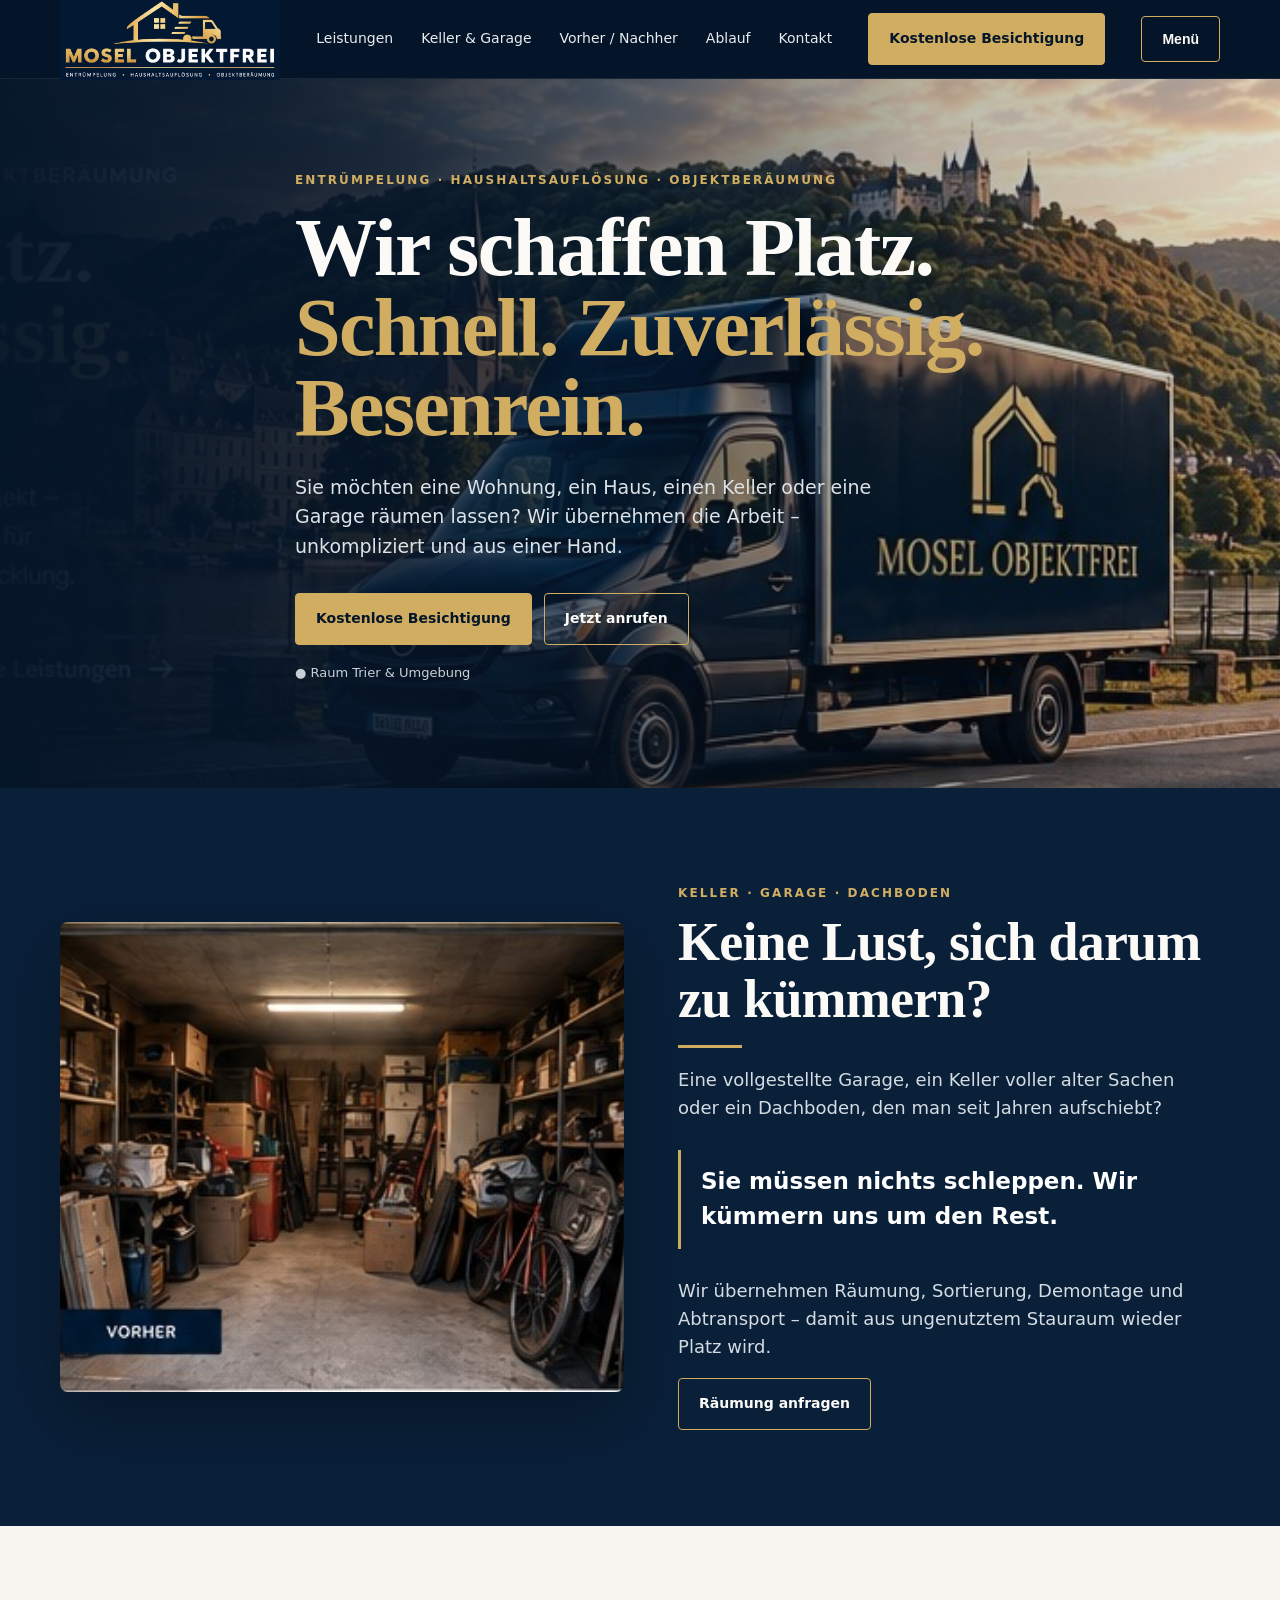
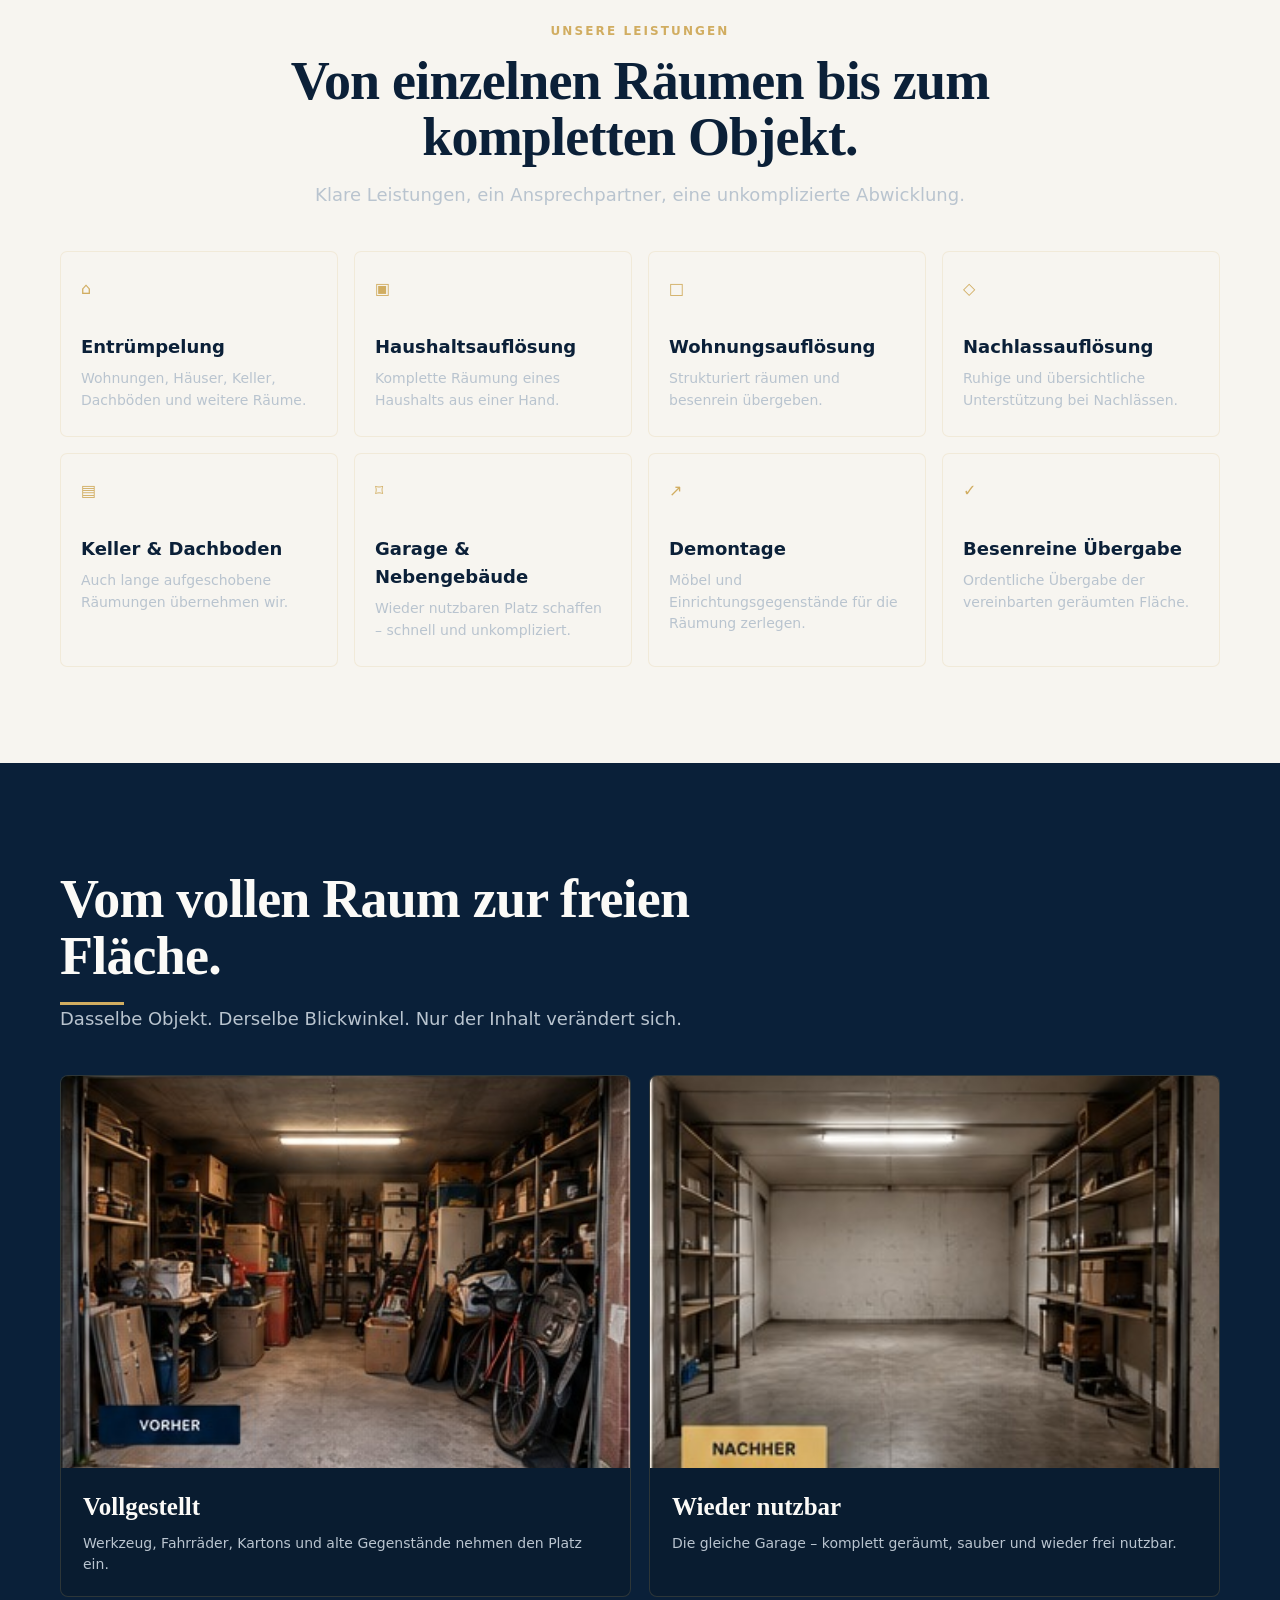
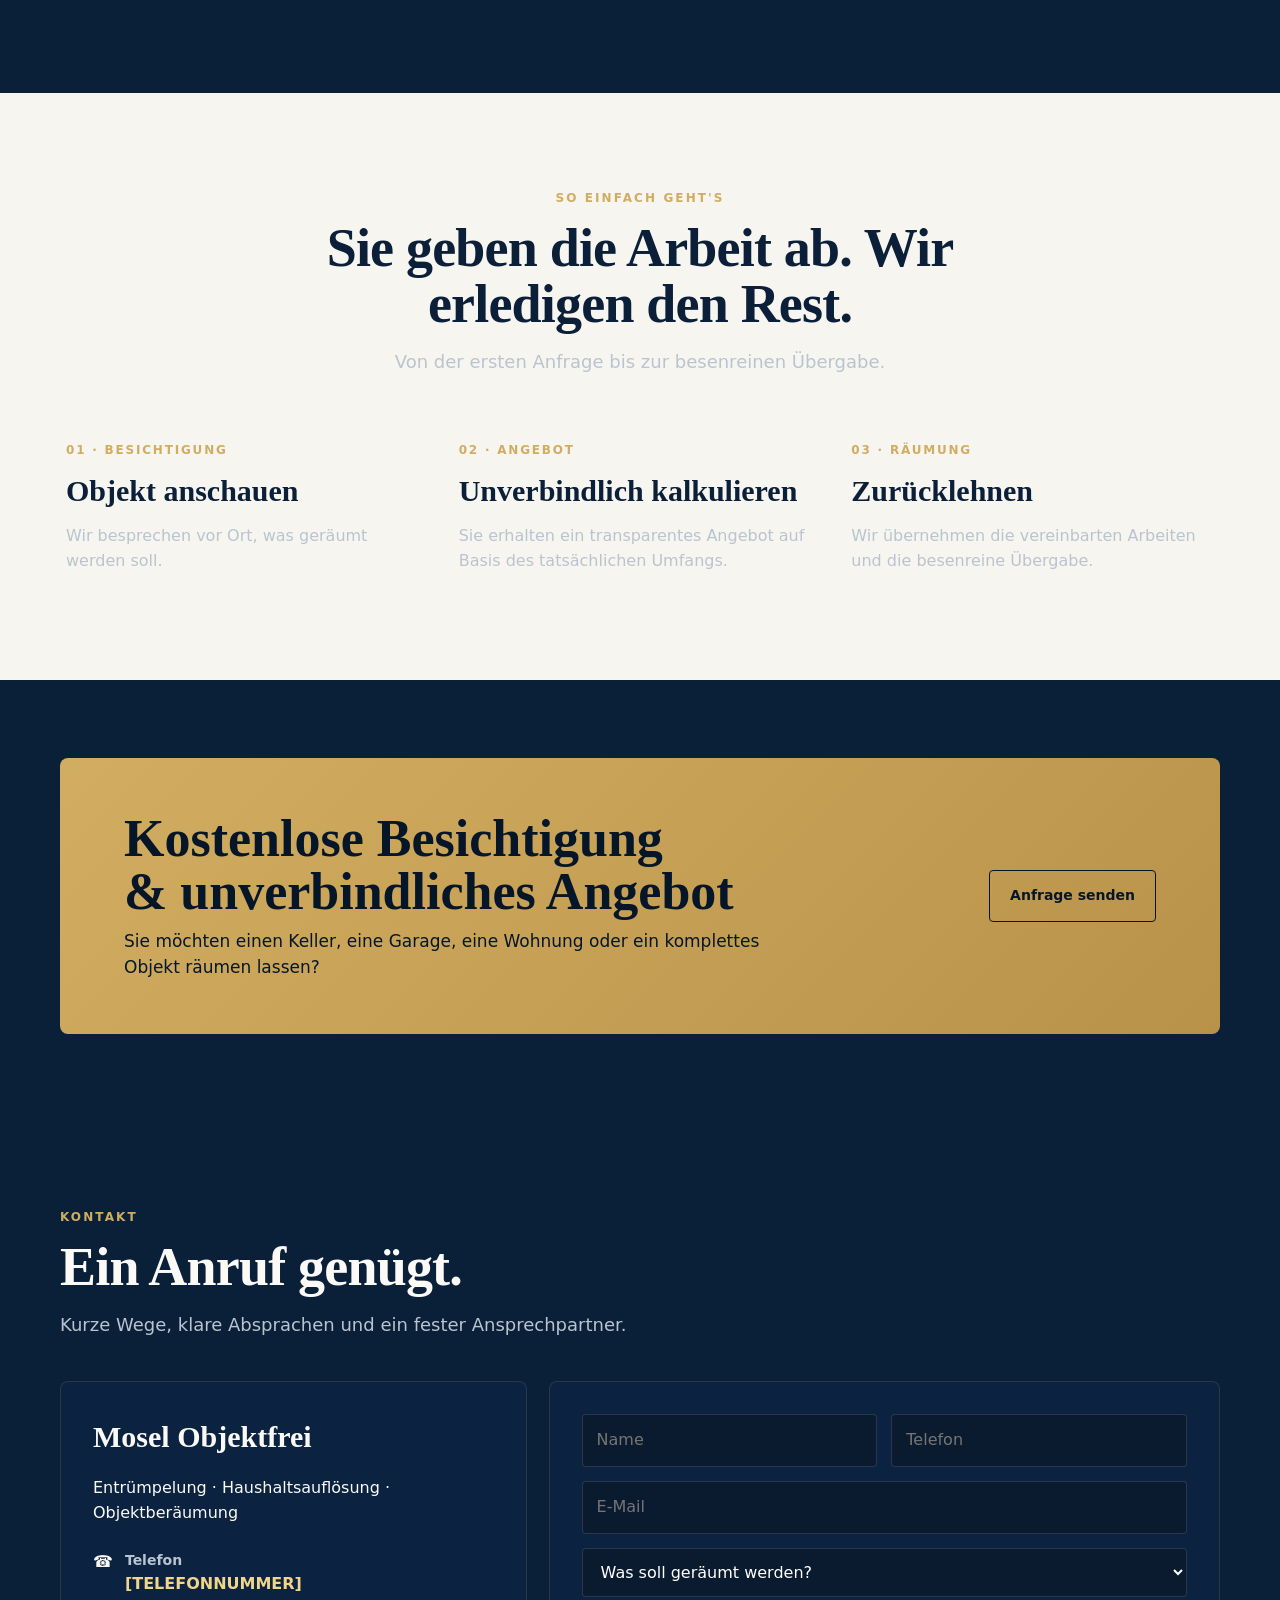
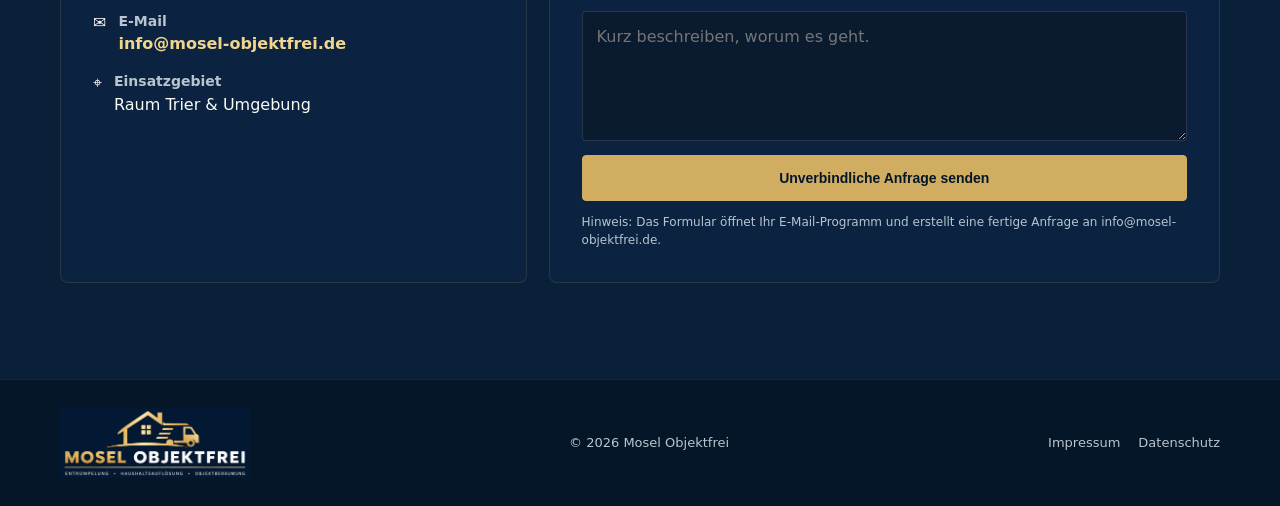
<file: index.html>
<!doctype html>
<html lang="de">
<head>
<meta charset="utf-8">
<meta name="viewport" content="width=device-width,initial-scale=1">
<title>Mosel Objektfrei | Entrümpelung & Haushaltsauflösung in Trier</title>
<meta name="description" content="Mosel Objektfrei – Entrümpelung, Haushaltsauflösung, Wohnungsauflösung und Objektberäumung im Raum Trier. Kostenlose Besichtigung und unverbindliches Angebot.">
<meta name="theme-color" content="#061629">
<link rel="stylesheet" href="styles.css">
</head>
<body>
<header class="topbar">
  <div class="container nav">
    <a href="#top" aria-label="Mosel Objektfrei Startseite"><img class="nav-logo" src="logo.png" alt="Mosel Objektfrei"></a>
    <nav class="nav-links" aria-label="Hauptnavigation">
      <a href="#leistungen">Leistungen</a>
      <a href="#keller-garage">Keller & Garage</a>
      <a href="#vorher-nachher">Vorher / Nachher</a>
      <a href="#ablauf">Ablauf</a>
      <a href="#kontakt">Kontakt</a>
    </nav>
    <a class="btn btn-gold" href="#kontakt">Kostenlose Besichtigung</a>
    <button class="btn btn-outline mobile-menu" aria-label="Menü öffnen">Menü</button>
  </div>
</header>

<main id="top">
<section class="hero">
  <div class="container hero-content">
    <div class="eyebrow">Entrümpelung · Haushaltsauflösung · Objektberäumung</div>
    <h1>Wir schaffen Platz.<br><span>Schnell. Zuverlässig. Besenrein.</span></h1>
    <p>Sie möchten eine Wohnung, ein Haus, einen Keller oder eine Garage räumen lassen? Wir übernehmen die Arbeit – unkompliziert und aus einer Hand.</p>
    <div class="hero-actions">
      <a class="btn btn-gold" href="#kontakt">Kostenlose Besichtigung</a>
      <a class="btn btn-outline" href="tel:[TELEFONNUMMER]">Jetzt anrufen</a>
    </div>
    <div class="hero-note">● Raum Trier & Umgebung</div>
  </div>
</section>

<section class="section section-navy" id="keller-garage">
  <div class="container problem">
    <div class="problem-media">
      <img src="before-garage.jpg" alt="Vollgestellte Garage vor der Räumung">
    </div>
    <div class="problem-copy">
      <div class="eyebrow">KELLER · GARAGE · DACHBODEN</div>
      <h2>Keine Lust, sich darum zu kümmern?</h2>
      <div class="gold-line"></div>
      <p>Eine vollgestellte Garage, ein Keller voller alter Sachen oder ein Dachboden, den man seit Jahren aufschiebt?</p>
      <div class="pullquote">Sie müssen nichts schleppen. Wir kümmern uns um den Rest.</div>
      <p>Wir übernehmen Räumung, Sortierung, Demontage und Abtransport – damit aus ungenutztem Stauraum wieder Platz wird.</p>
      <a class="btn btn-outline" href="#kontakt">Räumung anfragen</a>
    </div>
  </div>
</section>

<section class="section section-light" id="leistungen">
  <div class="container">
    <div class="section-head center">
      <div class="eyebrow">UNSERE LEISTUNGEN</div>
      <h2>Von einzelnen Räumen bis zum kompletten Objekt.</h2>
      <p>Klare Leistungen, ein Ansprechpartner, eine unkomplizierte Abwicklung.</p>
    </div>
    <div class="services">
      <article class="service"><div class="service-icon">⌂</div><h3>Entrümpelung</h3><p>Wohnungen, Häuser, Keller, Dachböden und weitere Räume.</p></article>
      <article class="service"><div class="service-icon">▣</div><h3>Haushaltsauflösung</h3><p>Komplette Räumung eines Haushalts aus einer Hand.</p></article>
      <article class="service"><div class="service-icon">□</div><h3>Wohnungsauflösung</h3><p>Strukturiert räumen und besenrein übergeben.</p></article>
      <article class="service"><div class="service-icon">◇</div><h3>Nachlassauflösung</h3><p>Ruhige und übersichtliche Unterstützung bei Nachlässen.</p></article>
      <article class="service"><div class="service-icon">▤</div><h3>Keller & Dachboden</h3><p>Auch lange aufgeschobene Räumungen übernehmen wir.</p></article>
      <article class="service"><div class="service-icon">⌑</div><h3>Garage & Nebengebäude</h3><p>Wieder nutzbaren Platz schaffen – schnell und unkompliziert.</p></article>
      <article class="service"><div class="service-icon">↗</div><h3>Demontage</h3><p>Möbel und Einrichtungsgegenstände für die Räumung zerlegen.</p></article>
      <article class="service"><div class="service-icon">✓</div><h3>Besenreine Übergabe</h3><p>Ordentliche Übergabe der vereinbarten geräumten Fläche.</p></article>
    </div>
  </div>
</section>

<section class="section section-navy" id="vorher-nachher">
  <div class="container">
    <div class="section-head">
      <h2>Vom vollen Raum zur freien Fläche.</h2>
      <div class="gold-line"></div>
      <p>Dasselbe Objekt. Derselbe Blickwinkel. Nur der Inhalt verändert sich.</p>
    </div>
    <div class="results">
      <article class="result-card">
        <div class="result-image"><img src="before-garage.jpg" alt="Vorher: dieselbe Garage vor der Räumung"></div>
        <div class="result-body"><h3>Vollgestellt</h3><p>Werkzeug, Fahrräder, Kartons und alte Gegenstände nehmen den Platz ein.</p></div>
      </article>
      <article class="result-card">
        <div class="result-image"><img src="after-garage.jpg" alt="Nachher: dieselbe Garage nach der Räumung"></div>
        <div class="result-body"><h3>Wieder nutzbar</h3><p>Die gleiche Garage – komplett geräumt, sauber und wieder frei nutzbar.</p></div>
      </article>
    </div>
  </div>
</section>

<section class="section section-light" id="ablauf">
  <div class="container">
    <div class="section-head center">
      <div class="eyebrow">SO EINFACH GEHT'S</div>
      <h2>Sie geben die Arbeit ab. Wir erledigen den Rest.</h2>
      <p>Von der ersten Anfrage bis zur besenreinen Übergabe.</p>
    </div>
    <div class="process">
      <article class="step"><div class="step-number">01 · BESICHTIGUNG</div><h3>Objekt anschauen</h3><p>Wir besprechen vor Ort, was geräumt werden soll.</p></article>
      <article class="step"><div class="step-number">02 · ANGEBOT</div><h3>Unverbindlich kalkulieren</h3><p>Sie erhalten ein transparentes Angebot auf Basis des tatsächlichen Umfangs.</p></article>
      <article class="step"><div class="step-number">03 · RÄUMUNG</div><h3>Zurücklehnen</h3><p>Wir übernehmen die vereinbarten Arbeiten und die besenreine Übergabe.</p></article>
    </div>
  </div>
</section>

<section class="cta section-navy">
  <div class="container">
    <div class="cta-box">
      <div><h2>Kostenlose Besichtigung<br>& unverbindliches Angebot</h2><p>Sie möchten einen Keller, eine Garage, eine Wohnung oder ein komplettes Objekt räumen lassen?</p></div>
      <a class="btn" href="#kontakt">Anfrage senden</a>
    </div>
  </div>
</section>

<section class="section section-navy" id="kontakt">
  <div class="container">
    <div class="section-head">
      <div class="eyebrow">KONTAKT</div>
      <h2>Ein Anruf genügt.</h2>
      <p>Kurze Wege, klare Absprachen und ein fester Ansprechpartner.</p>
    </div>
    <div class="contact">
      <aside class="contact-card">
        <h3>Mosel Objektfrei</h3>
        <p>Entrümpelung · Haushaltsauflösung · Objektberäumung</p>
        <div class="contact-list">
          <div class="contact-item"><div>☎</div><div><strong>Telefon</strong><a href="tel:[TELEFONNUMMER]">[TELEFONNUMMER]</a></div></div>
          <div class="contact-item"><div>✉</div><div><strong>E-Mail</strong><a href="mailto:info@mosel-objektfrei.de">info@mosel-objektfrei.de</a></div></div>
          <div class="contact-item"><div>⌖</div><div><strong>Einsatzgebiet</strong><span>Raum Trier & Umgebung</span></div></div>
        </div>
      </aside>
      <div class="contact-card">
        <form id="contactForm">
          <input name="name" placeholder="Name" required>
          <input name="phone" placeholder="Telefon" required>
          <input class="field-full" name="email" type="email" placeholder="E-Mail" required>
          <select class="field-full" name="type">
            <option value="">Was soll geräumt werden?</option>
            <option>Keller</option><option>Garage</option><option>Dachboden</option><option>Wohnung / Haus</option><option>Haushaltsauflösung</option><option>Nachlassauflösung</option><option>Komplettes Objekt</option>
          </select>
          <textarea class="field-full" name="message" placeholder="Kurz beschreiben, worum es geht." required></textarea>
          <button class="btn btn-gold field-full" type="submit">Unverbindliche Anfrage senden</button>
        </form>
        <div class="form-note">Hinweis: Das Formular öffnet Ihr E-Mail-Programm und erstellt eine fertige Anfrage an info@mosel-objektfrei.de.</div>
      </div>
    </div>
  </div>
</section>
</main>

<footer class="footer">
  <div class="container footer-inner">
    <img class="footer-logo" src="logo.png" alt="Mosel Objektfrei">
    <div>© 2026 Mosel Objektfrei</div>
    <div class="footer-links"><a href="impressum.html">Impressum</a><a href="datenschutz.html">Datenschutz</a></div>
  </div>
</footer>

<script src="script.js"></script>
</body>
</html>
</file>
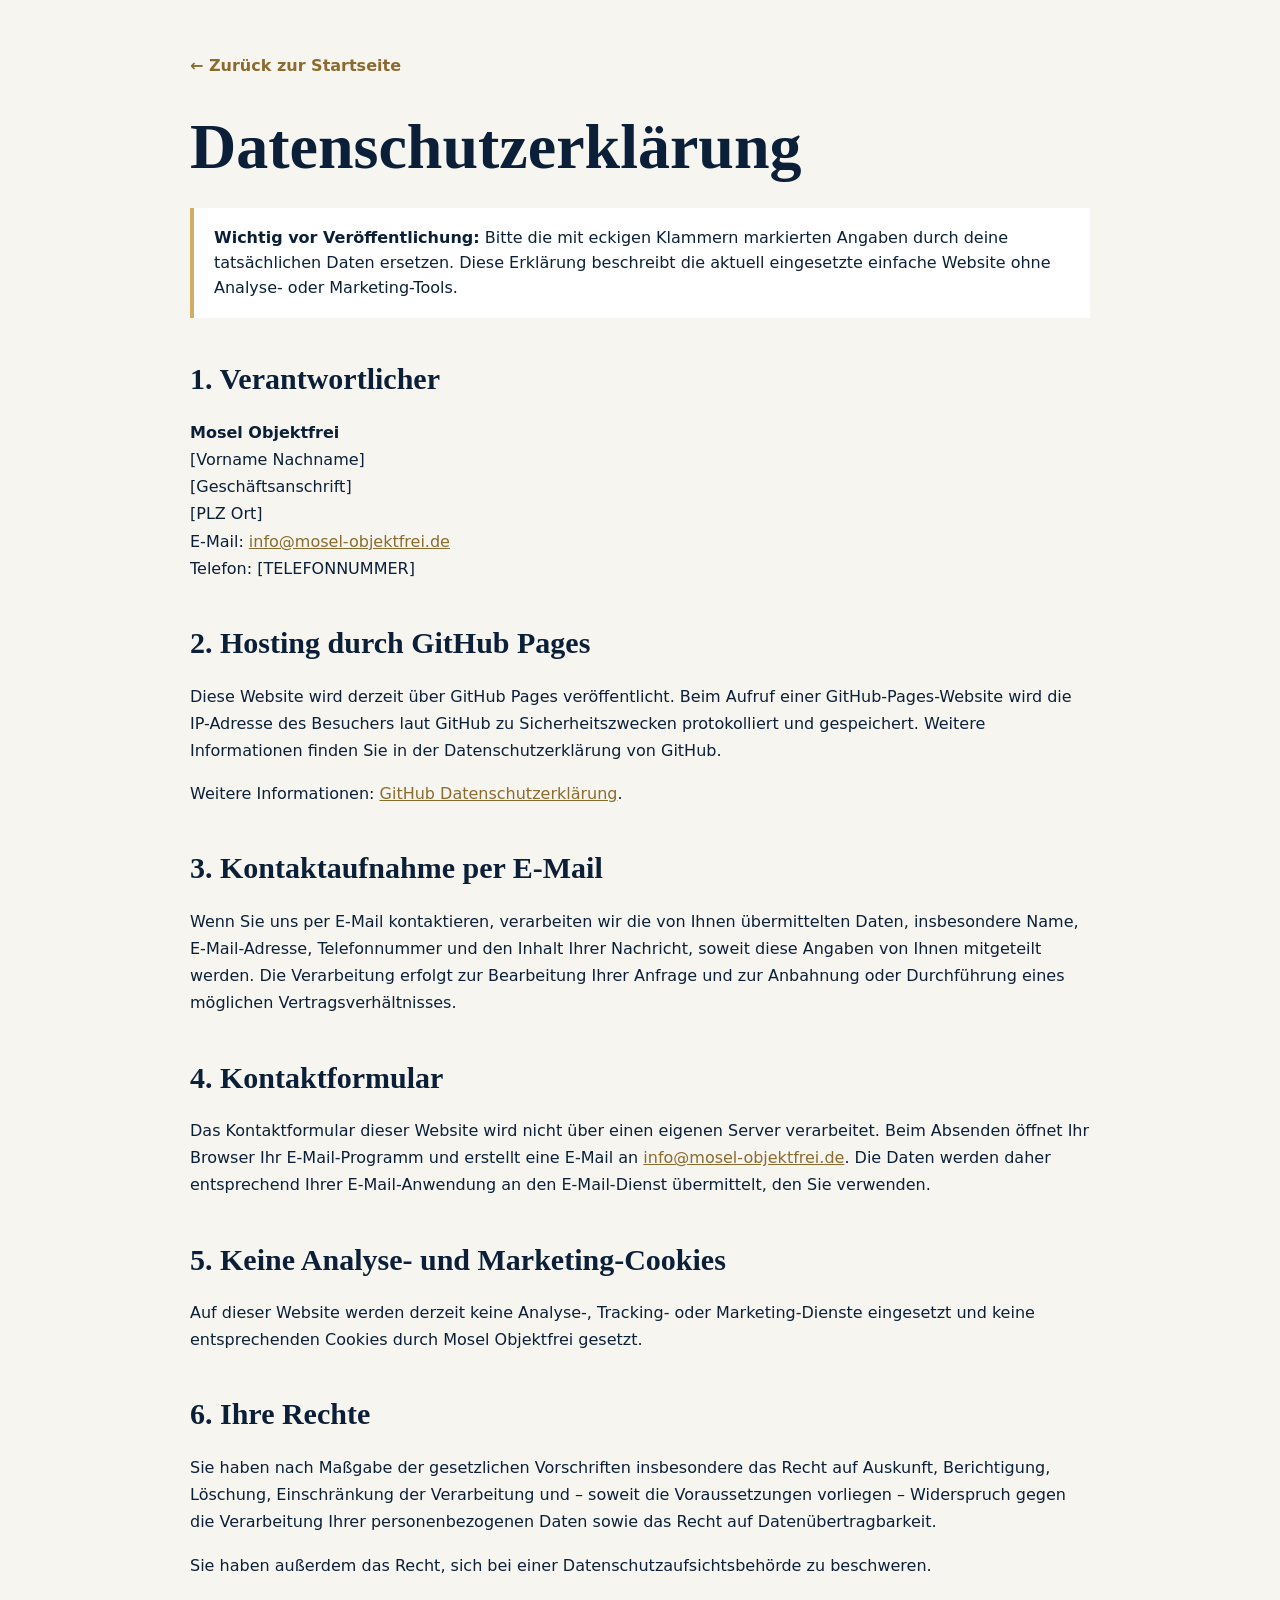
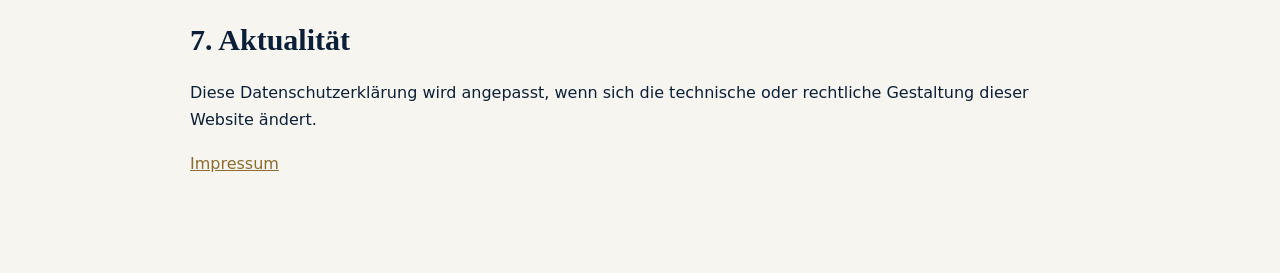
<file: datenschutz.html>
<!doctype html>
<html lang="de">
<head>
<meta charset="utf-8">
<meta name="viewport" content="width=device-width,initial-scale=1">
<title>Datenschutz | Mosel Objektfrei</title>
<link rel="stylesheet" href="styles.css">
</head>
<body class="legal-page">
<main class="legal-wrap">
<a class="legal-back" href="index.html">← Zurück zur Startseite</a>
<h1>Datenschutzerklärung</h1>

<div class="legal-note">
<strong>Wichtig vor Veröffentlichung:</strong> Bitte die mit eckigen Klammern markierten Angaben durch deine tatsächlichen Daten ersetzen. Diese Erklärung beschreibt die aktuell eingesetzte einfache Website ohne Analyse- oder Marketing-Tools.
</div>

<h2>1. Verantwortlicher</h2>
<p>
<strong>Mosel Objektfrei</strong><br>
[Vorname Nachname]<br>
[Geschäftsanschrift]<br>
[PLZ Ort]<br>
E-Mail: <a href="mailto:info@mosel-objektfrei.de">info@mosel-objektfrei.de</a><br>
Telefon: [TELEFONNUMMER]
</p>

<h2>2. Hosting durch GitHub Pages</h2>
<p>
Diese Website wird derzeit über GitHub Pages veröffentlicht. Beim Aufruf einer GitHub-Pages-Website wird die IP-Adresse des Besuchers laut GitHub zu Sicherheitszwecken protokolliert und gespeichert. Weitere Informationen finden Sie in der Datenschutzerklärung von GitHub.
</p>
<p>
Weitere Informationen: <a href="https://docs.github.com/de/site-policy/privacy-policies/github-general-privacy-statement" target="_blank" rel="noopener noreferrer">GitHub Datenschutzerklärung</a>.
</p>

<h2>3. Kontaktaufnahme per E-Mail</h2>
<p>
Wenn Sie uns per E-Mail kontaktieren, verarbeiten wir die von Ihnen übermittelten Daten, insbesondere Name, E-Mail-Adresse, Telefonnummer und den Inhalt Ihrer Nachricht, soweit diese Angaben von Ihnen mitgeteilt werden. Die Verarbeitung erfolgt zur Bearbeitung Ihrer Anfrage und zur Anbahnung oder Durchführung eines möglichen Vertragsverhältnisses.
</p>

<h2>4. Kontaktformular</h2>
<p>
Das Kontaktformular dieser Website wird nicht über einen eigenen Server verarbeitet. Beim Absenden öffnet Ihr Browser Ihr E-Mail-Programm und erstellt eine E-Mail an <a href="mailto:info@mosel-objektfrei.de">info@mosel-objektfrei.de</a>. Die Daten werden daher entsprechend Ihrer E-Mail-Anwendung an den E-Mail-Dienst übermittelt, den Sie verwenden.
</p>

<h2>5. Keine Analyse- und Marketing-Cookies</h2>
<p>
Auf dieser Website werden derzeit keine Analyse-, Tracking- oder Marketing-Dienste eingesetzt und keine entsprechenden Cookies durch Mosel Objektfrei gesetzt.
</p>

<h2>6. Ihre Rechte</h2>
<p>
Sie haben nach Maßgabe der gesetzlichen Vorschriften insbesondere das Recht auf Auskunft, Berichtigung, Löschung, Einschränkung der Verarbeitung und – soweit die Voraussetzungen vorliegen – Widerspruch gegen die Verarbeitung Ihrer personenbezogenen Daten sowie das Recht auf Datenübertragbarkeit.
</p>
<p>
Sie haben außerdem das Recht, sich bei einer Datenschutzaufsichtsbehörde zu beschweren.
</p>

<h2>7. Aktualität</h2>
<p>
Diese Datenschutzerklärung wird angepasst, wenn sich die technische oder rechtliche Gestaltung dieser Website ändert.
</p>

<p><a href="impressum.html">Impressum</a></p>
</main>
</body>
</html>
</file>
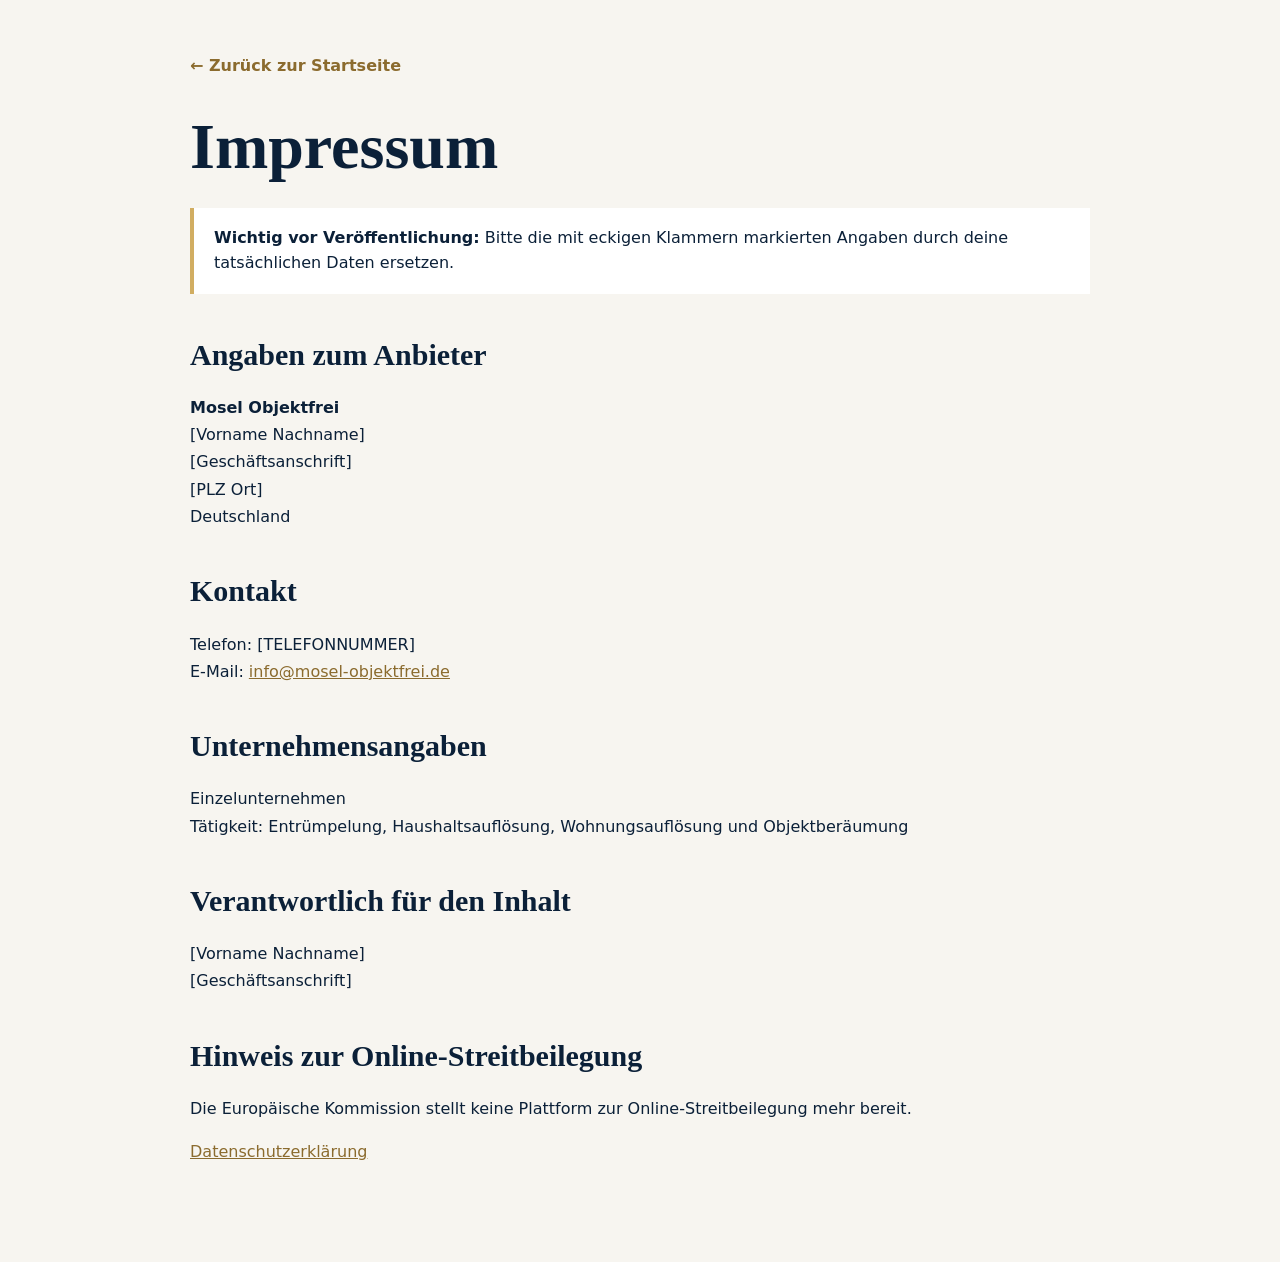
<file: impressum.html>
<!doctype html>
<html lang="de">
<head>
<meta charset="utf-8">
<meta name="viewport" content="width=device-width,initial-scale=1">
<title>Impressum | Mosel Objektfrei</title>
<link rel="stylesheet" href="styles.css">
</head>
<body class="legal-page">
<main class="legal-wrap">
<a class="legal-back" href="index.html">← Zurück zur Startseite</a>
<h1>Impressum</h1>

<div class="legal-note">
<strong>Wichtig vor Veröffentlichung:</strong> Bitte die mit eckigen Klammern markierten Angaben durch deine tatsächlichen Daten ersetzen.
</div>

<h2>Angaben zum Anbieter</h2>
<p>
<strong>Mosel Objektfrei</strong><br>
[Vorname Nachname]<br>
[Geschäftsanschrift]<br>
[PLZ Ort]<br>
Deutschland
</p>

<h2>Kontakt</h2>
<p>
Telefon: [TELEFONNUMMER]<br>
E-Mail: <a href="mailto:info@mosel-objektfrei.de">info@mosel-objektfrei.de</a>
</p>

<h2>Unternehmensangaben</h2>
<p>
Einzelunternehmen<br>
Tätigkeit: Entrümpelung, Haushaltsauflösung, Wohnungsauflösung und Objektberäumung
</p>

<h2>Verantwortlich für den Inhalt</h2>
<p>
[Vorname Nachname]<br>
[Geschäftsanschrift]
</p>

<h2>Hinweis zur Online-Streitbeilegung</h2>
<p>
Die Europäische Kommission stellt keine Plattform zur Online-Streitbeilegung mehr bereit.
</p>

<p><a href="datenschutz.html">Datenschutzerklärung</a></p>
</main>
</body>
</html>
</file>
<file: styles.css>
:root{
  --navy:#061629;
  --navy-2:#0a2039;
  --navy-3:#102b49;
  --gold:#d1ad61;
  --gold-2:#f0d58b;
  --white:#fbfaf7;
  --muted:#b9c4cf;
  --line:rgba(209,173,97,.24);
  --shadow:0 24px 70px rgba(0,0,0,.32);
}
*{box-sizing:border-box}
html{scroll-behavior:smooth}
body{margin:0;background:var(--navy);color:var(--white);font-family:Inter,system-ui,-apple-system,BlinkMacSystemFont,"Segoe UI",sans-serif;line-height:1.55}
img{max-width:100%;display:block}
a{text-decoration:none;color:inherit}
.container{width:min(1160px,92vw);margin:0 auto}
.topbar{position:sticky;top:0;z-index:100;background:rgba(6,22,41,.88);backdrop-filter:blur(16px);border-bottom:1px solid rgba(255,255,255,.08)}
.nav{height:78px;display:flex;align-items:center;justify-content:space-between;gap:24px}
.nav-logo{width:220px}
.nav-links{display:flex;gap:28px;align-items:center;font-size:14px;color:#e8ecf0}
.nav-links a{padding:8px 0;position:relative}
.nav-links a:after{content:"";position:absolute;left:0;right:100%;bottom:1px;height:2px;background:var(--gold);transition:.22s}
.nav-links a:hover:after{right:0}
.mobile-menu{display:none}
.btn{display:inline-flex;align-items:center;justify-content:center;gap:10px;padding:14px 20px;border-radius:4px;font-weight:800;font-size:14px;border:1px solid var(--gold);transition:.2s;cursor:pointer}
.btn-gold{background:var(--gold);color:var(--navy)}
.btn-gold:hover{background:var(--gold-2);transform:translateY(-1px)}
.btn-outline{background:transparent;color:var(--white)}
.btn-outline:hover{background:rgba(209,173,97,.12)}
.hero{position:relative;min-height:690px;display:flex;align-items:center;overflow:hidden}
.hero:before{content:"";position:absolute;inset:0;background:linear-gradient(90deg,rgba(6,22,41,.97) 0%,rgba(6,22,41,.84) 32%,rgba(6,22,41,.28) 72%,rgba(6,22,41,.12) 100%),url('hero-van.jpg') center/cover no-repeat;transform:scale(1.01)}
.hero-content{position:relative;z-index:2;padding:92px 0 105px;max-width:690px}
.eyebrow{font-size:12px;letter-spacing:2.1px;font-weight:800;color:var(--gold);text-transform:uppercase}
.hero h1{font-family:Georgia,"Times New Roman",serif;font-size:clamp(48px,7vw,82px);line-height:.98;margin:18px 0 24px;letter-spacing:-1.6px}
.hero h1 span{color:var(--gold)}
.hero p{font-size:19px;max-width:640px;color:#dce2e7;margin:0}
.hero-actions{display:flex;gap:12px;flex-wrap:wrap;margin-top:32px}
.hero-note{display:flex;align-items:center;gap:10px;margin-top:18px;color:#c8d0d7;font-size:13px}
.section{padding:96px 0}
.section-light{background:#f7f5f0;color:#0b2038}
.section-navy{background:var(--navy-2)}
.section-head{max-width:700px;margin-bottom:42px}
.section-head.center{text-align:center;margin-left:auto;margin-right:auto}
.section h2{font-family:Georgia,"Times New Roman",serif;font-size:clamp(36px,5vw,54px);line-height:1.04;margin:12px 0 16px;letter-spacing:-.8px}
.section-head p{color:var(--muted);font-size:18px;margin:0}
.gold-line{width:64px;height:3px;background:var(--gold);margin:18px 0 0}
.problem{display:grid;grid-template-columns:1.02fr .98fr;gap:54px;align-items:center}
.problem-media{position:relative}
.problem-media img{width:100%;height:470px;object-fit:cover;border-radius:8px;box-shadow:var(--shadow)}
.problem-copy .eyebrow{margin-bottom:10px}
.problem-copy p{font-size:18px;color:#d4dce3}
.pullquote{border-left:3px solid var(--gold);padding:14px 0 14px 20px;margin:28px 0;color:#fff;font-size:23px;font-weight:700}
.services{display:grid;grid-template-columns:repeat(4,1fr);gap:16px}
.service{background:rgba(255,255,255,.035);border:1px solid rgba(209,173,97,.16);padding:25px 20px;border-radius:7px;min-height:178px}
.service-icon{width:40px;height:40px;color:var(--gold);margin-bottom:16px}
.service h3{font-size:18px;margin:0 0 7px}
.service p{margin:0;color:var(--muted);font-size:14px}
.results{display:grid;grid-template-columns:1fr 1fr;gap:18px}
.result-card{background:#091c30;border-radius:8px;overflow:hidden;border:1px solid rgba(209,173,97,.18)}
.result-image{position:relative;aspect-ratio:1.45/1}
.result-image img{width:100%;height:100%;object-fit:cover}
.tag{position:absolute;left:16px;bottom:16px;padding:7px 11px;border-radius:3px;background:var(--navy);border-left:3px solid var(--gold);font-size:11px;font-weight:900;letter-spacing:1.5px}
.tag.gold{background:var(--gold);color:var(--navy);border-left-color:var(--navy)}
.result-body{padding:20px 22px}
.result-body h3{font-family:Georgia,"Times New Roman",serif;font-size:25px;margin:0 0 6px}
.result-body p{margin:0;color:var(--muted);font-size:14px}
.process{display:grid;grid-template-columns:repeat(3,1fr);gap:18px}
.step{padding:22px 6px 10px;border-top:1px solid rgba(255,255,255,.13)}
.step-number{font-size:12px;color:var(--gold);font-weight:900;letter-spacing:1.8px}
.step h3{font-family:Georgia,"Times New Roman",serif;font-size:30px;margin:9px 0}
.step p{margin:0;color:var(--muted)}
.cta{padding:78px 0}
.cta-box{background:linear-gradient(135deg,#d1ad61 0%,#b99249 100%);color:var(--navy);border-radius:8px;padding:54px clamp(24px,5vw,64px);display:flex;align-items:center;justify-content:space-between;gap:30px}
.cta-box h2{font-family:Georgia,"Times New Roman",serif;font-size:clamp(36px,5vw,52px);line-height:1.02;margin:0 0 10px}
.cta-box p{font-size:17px;max-width:660px;margin:0}
.cta-box .btn{border-color:var(--navy);white-space:nowrap}
.contact{display:grid;grid-template-columns:.82fr 1.18fr;gap:22px}
.contact-card{background:#0b2340;border:1px solid rgba(209,173,97,.15);padding:32px;border-radius:8px}
.contact-card h3{font-family:Georgia,"Times New Roman",serif;font-size:30px;margin:0 0 12px}
.contact-list{display:grid;gap:14px;margin-top:24px}
.contact-item{display:flex;gap:12px;align-items:flex-start}
.contact-item strong{display:block;font-size:14px;color:var(--muted);font-weight:600}
.contact-item a{color:var(--gold-2);font-weight:800}
form{display:grid;grid-template-columns:1fr 1fr;gap:14px}
input,textarea,select{width:100%;background:#0a1b30;border:1px solid rgba(255,255,255,.12);color:#fff;padding:13px 14px;border-radius:4px;font:inherit;outline:none}
input:focus,textarea:focus,select:focus{border-color:var(--gold)}
textarea{min-height:130px;resize:vertical}
.field-full{grid-column:1/-1}
.form-note{font-size:12px;color:var(--muted);margin-top:12px}
.footer{border-top:1px solid rgba(255,255,255,.08);padding:28px 0;color:var(--muted);font-size:13px}
.footer-inner{display:flex;align-items:center;justify-content:space-between;gap:20px}
.footer-logo{width:190px}
.footer-links{display:flex;gap:18px}
@media(max-width:980px){
  .nav-links{display:none}.mobile-menu{display:inline-flex}
  .nav .btn{display:none}
  .hero{min-height:650px}.hero-content{padding:90px 0}
  .services{grid-template-columns:repeat(2,1fr)}
  .problem{grid-template-columns:1fr}
  .problem-media{order:-1}
  .process{grid-template-columns:1fr}
  .cta-box{flex-direction:column;align-items:flex-start}
  .contact{grid-template-columns:1fr}
}
@media(max-width:640px){
  .nav{height:70px}
  .nav-logo{width:170px}
  .hero{min-height:610px}
  .hero:before{background:linear-gradient(180deg,rgba(6,22,41,.96) 0%,rgba(6,22,41,.7) 55%,rgba(6,22,41,.68) 100%),url('hero-van.jpg') 62% center/cover no-repeat}
  .hero-content{padding:76px 0 80px}
  .hero h1{font-size:48px}
  .hero p{font-size:17px}
  .section{padding:72px 0}
  .services,.results{grid-template-columns:1fr}
  .problem-media img{height:330px}
  form{grid-template-columns:1fr}
  .field-full{grid-column:auto}
  .footer-inner{flex-direction:column;align-items:flex-start}
  .footer-links{flex-wrap:wrap}
}


.legal-page{background:#f7f5f0;color:#0b2038;min-height:100vh}
.legal-page .legal-wrap{width:min(900px,92vw);margin:0 auto;padding:54px 0 80px}
.legal-page h1{font-family:Georgia,"Times New Roman",serif;font-size:clamp(40px,6vw,64px);line-height:1.05;margin:0 0 28px}
.legal-page h2{font-family:Georgia,"Times New Roman",serif;font-size:30px;margin:38px 0 12px}
.legal-page p,.legal-page li{font-size:16px;line-height:1.7}
.legal-page a{color:#8b6b2e;text-decoration:underline}
.legal-note{background:#fff;border-left:4px solid var(--gold);padding:18px 20px;margin:24px 0}
.legal-back{display:inline-block;margin-bottom:34px;text-decoration:none!important;font-weight:800}
</file>
